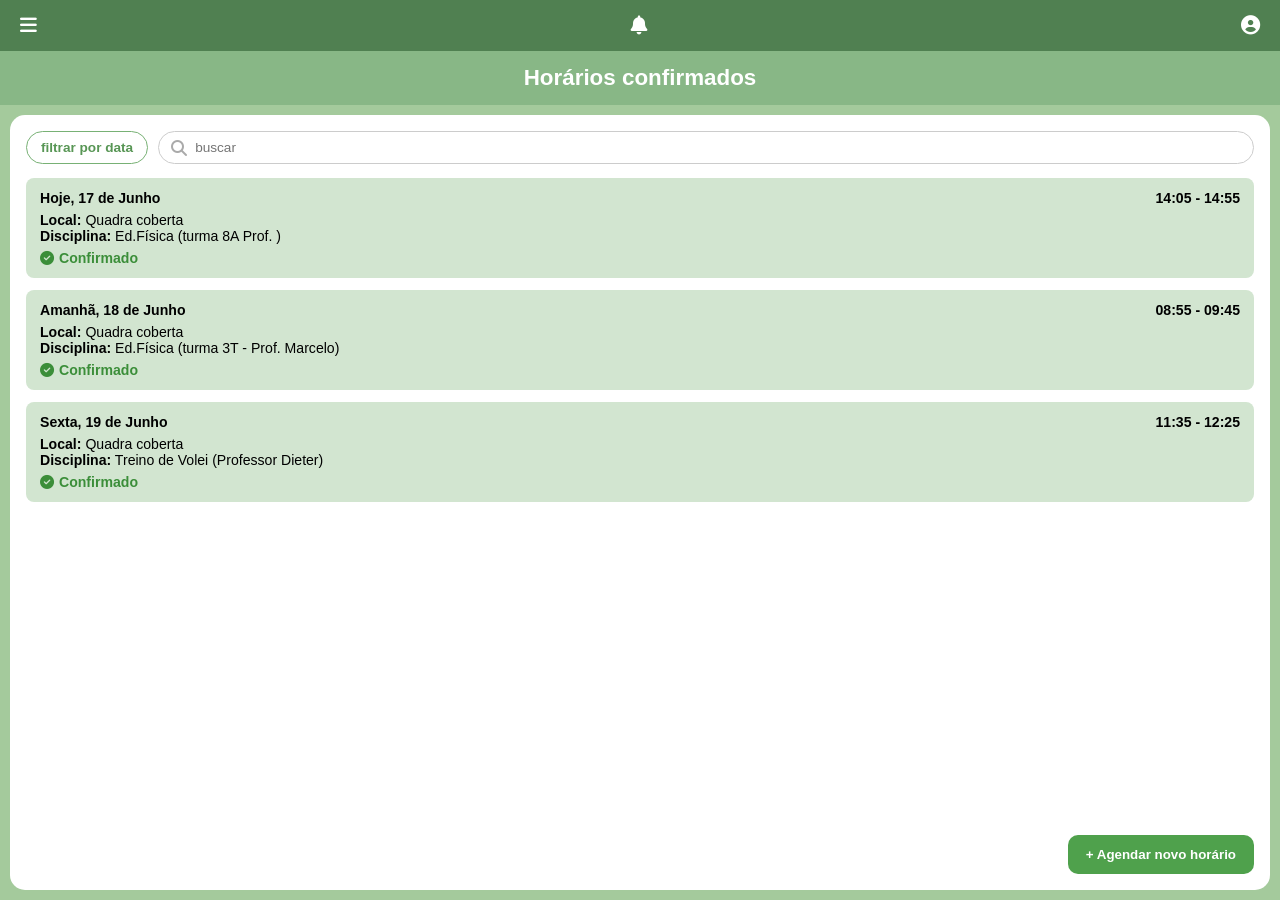
<file: confirmados/index.html>
<!DOCTYPE html>
<html lang="pt-br">
<head>
  <meta charset="UTF-8">
  <meta name="viewport" content="width=device-width, initial-scale=1.0, maximum-scale=1.0, user-scalable=no">
  <title>Horários Confirmados</title>
  <link rel="stylesheet" href="https://cdnjs.cloudflare.com/ajax/libs/font-awesome/6.4.0/css/all.min.css">
  <link rel="stylesheet" href="style.css">
</head>
<body>

  <div class="aplicativo">
    <div class="barra-topo">
      <i class="fa-solid fa-bars"></i>
      <i class="fa-solid fa-bell"></i>
      <i class="fa-solid fa-circle-user"></i>
    </div>

    <div class="titulo">
      Horários confirmados
    </div>

    <div class="conteudo">
      <div class="filtros">
        <button class="botao-filtro">filtrar por data</button>
        <div class="caixa-busca">
          <i class="fa-solid fa-magnifying-glass" style="color:#aaa;"></i>
          <input type="text" placeholder="buscar">
        </div>
      </div>

      <div class="lista-cartoes" id="listaHorarios">
        <div class="cartao">
          <div class="linha-cartao">
            <span>Hoje, 17 de Junho</span>
            <span>14:05 - 14:55</span>
          </div>
          <p><span>Local:</span> Quadra coberta</p>
          <p><span>Disciplina:</span> Ed.Física (turma 8A Prof. )</p>
          <div class="status"><i class="fa-solid fa-circle-check"></i> Confirmado</div>
        </div>

        <div class="cartao">
          <div class="linha-cartao">
            <span>Amanhã, 18 de Junho</span>
            <span>08:55 - 09:45</span>
          </div>
          <p><span>Local:</span> Quadra coberta</p>
          <p><span>Disciplina:</span> Ed.Física (turma 3T - Prof. Marcelo)</p>
          <div class="status"><i class="fa-solid fa-circle-check"></i> Confirmado</div>
        </div>

        <div class="cartao">
          <div class="linha-cartao">
            <span>Sexta, 19 de Junho</span>
            <span>11:35 - 12:25</span>
          </div>
          <p><span>Local:</span> Quadra coberta</p>
          <p><span>Disciplina:</span> Treino de Volei (Professor Dieter)</p>
          <div class="status"><i class="fa-solid fa-circle-check"></i> Confirmado</div>
        </div>
      </div>

      <div class="area-botoes">
        <button class="botao-agendar" onclick="mostrarJanela(true)">+ Agendar novo horário</button>
      </div>
    </div>

    <div class="fundo-escuro" id="janelaAgendamento">
      <div class="caixa-janela">
        <h3>Novo Agendamento</h3>
        <form onsubmit="adicionarHorario(event)">
          <div class="campo">
            <label>Data:</label>
            <input type="text" id="campoData" placeholder="Ex: Sábado, 20 de Junho" required>
          </div>
          <div class="campo">
            <label>Horário:</label>
            <input type="text" id="campoHorario" placeholder="Ex: 14:00 - 15:00" required>
          </div>
          <div class="campo">
            <label>Local:</label>
            <input type="text" id="campoLocal" placeholder="Ex: Quadra coberta" required>
          </div>
          <div class="campo">
            <label>Disciplina / Treino:</label>
            <input type="text" id="campoDisciplina" placeholder="Ex: Futsal" required>
          </div>
          <div class="botoes-janela">
            <button type="button" class="botao-cancelar" onclick="mostrarJanela(false)">Cancelar</button>
            <button type="submit" class="botao-salvar">Salvar</button>
          </div>
        </form>
      </div>
    </div>
  </div>

</body>
</html>
</file>
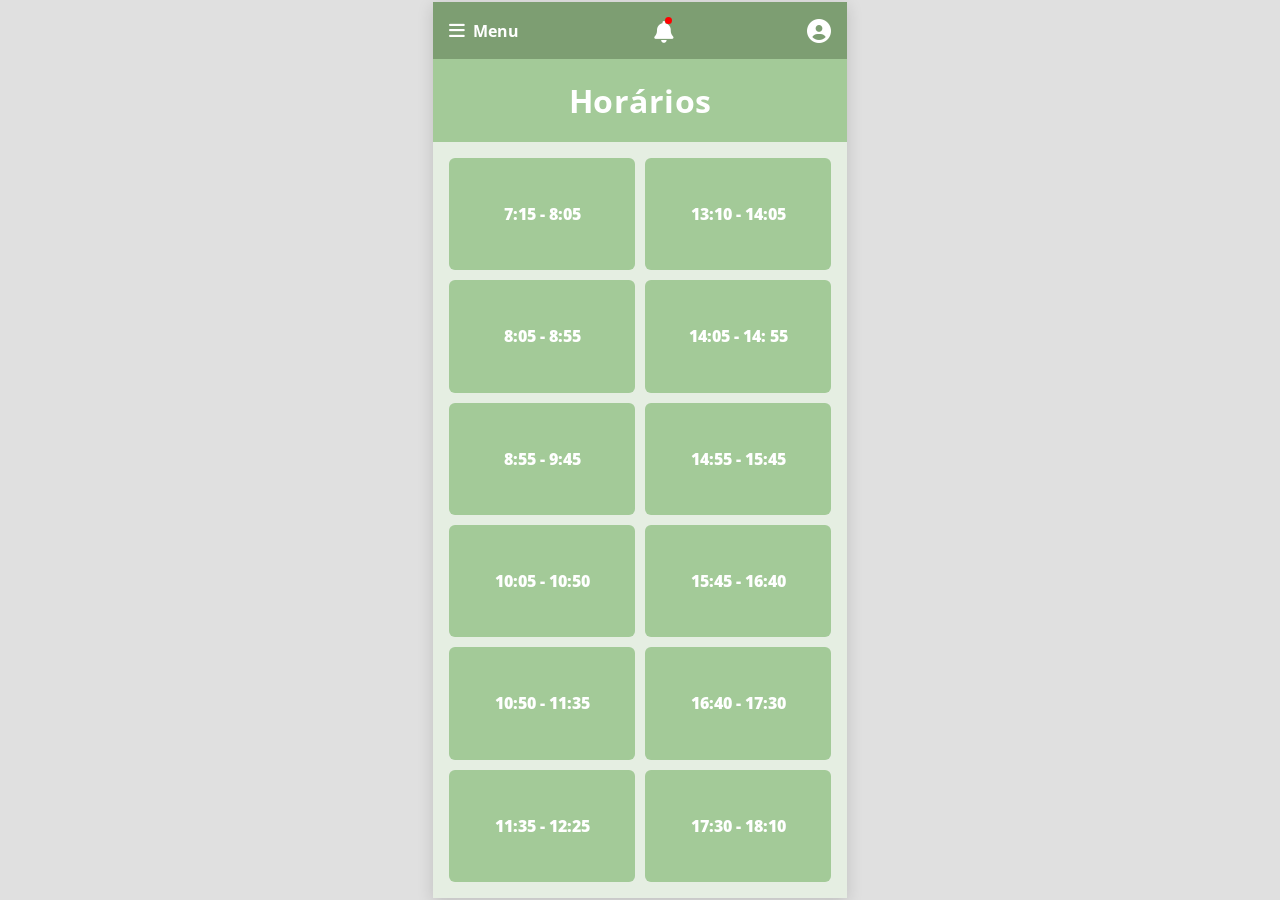
<file: horários/index.html>
<!DOCTYPE html>
<html lang="pt-BR">
<head>
  <meta charset="UTF-8">
  <meta name="viewport" content="width=device-width, initial-scale=1.0">
  <title>Horários</title>
  <link rel="stylesheet" href="https://cdnjs.cloudflare.com/ajax/libs/font-awesome/6.4.0/css/all.min.css">
  <link rel="stylesheet" href="style.css">
</head>
<body>

  <div class="container">
    <header class="navbar">
      <div class="menu-btn">
        <i class="fa-solid fa-bars"></i>
        <span>Menu</span>
      </div>
      <div class="notification-icon">
        <i class="fa-solid fa-bell"></i>
        <span class="dot"></span>
      </div>
      <div class="user-icon">
        <i class="fa-solid fa-circle-user"></i>
      </div>
    </header>

    <div class="header-title">
      <h1>Horários</h1>
    </div>

    <main class="content">
      <div class="grid-horarios">
        <button class="time-btn">7:15 - 8:05</button>
        <button class="time-btn">13:10 - 14:05</button>

        <button class="time-btn">8:05 - 8:55</button>
        <button class="time-btn">14:05 - 14: 55</button>

        <button class="time-btn">8:55 - 9:45</button>
        <button class="time-btn">14:55 - 15:45</button>

        <button class="time-btn">10:05 - 10:50</button>
        <button class="time-btn">15:45 - 16:40</button>

        <button class="time-btn">10:50 - 11:35</button>
        <button class="time-btn">16:40 - 17:30</button>

        <button class="time-btn">11:35 - 12:25</button>
        <button class="time-btn">17:30 - 18:10</button>
      </div>
    </main>
  </div>

</body>
</html>
</file>
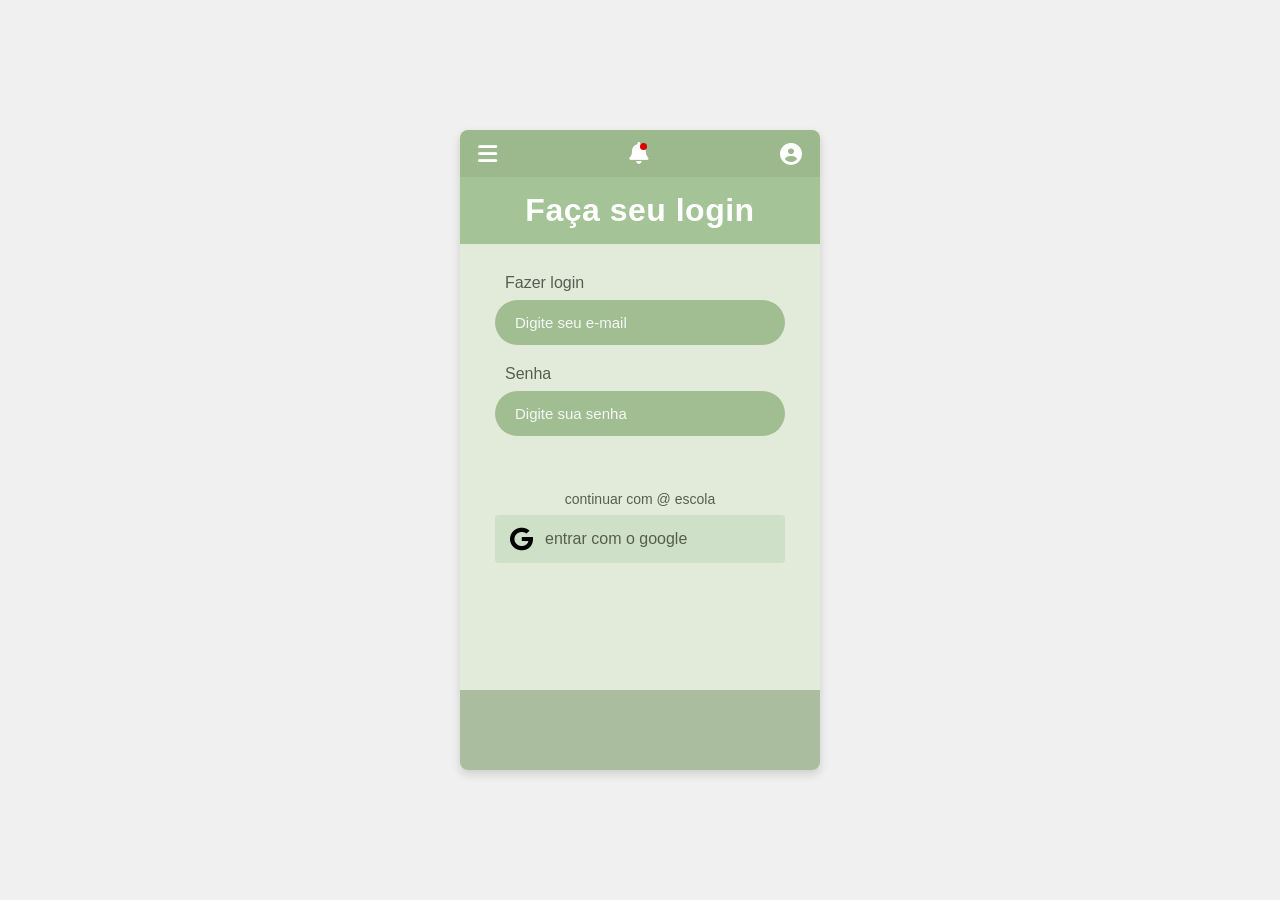
<file: login/index.html>
<!DOCTYPE html>
<html lang="pt-BR">
<head>
  <meta charset="UTF-8">
  <meta name="viewport" content="width=device-width, initial-scale=1.0">
  <title>login</title>
  <!-- Ícones Font Awesome -->
  <link rel="stylesheet" href="https://cdnjs.cloudflare.com/ajax/libs/font-awesome/6.4.0/css/all.min.css">
  <link rel="stylesheet" href="style.css">
</head>
<body>

  <div class="mobile-container">
    <!-- Cabeçalho com Ícones -->
    <header class="top-bar">
      <i class="fa-solid fa-bars icon"></i>
      <div class="bell-wrapper">
        <i class="fa-solid fa-bell icon"></i>
        <span class="notification-dot"></span>
      </div>
      <i class="fa-solid fa-circle-user icon"></i>
    </header>

    <!-- Banner Principal -->
    <div class="banner">
      <h1>Faça seu login</h1>
    </div>

    <!-- Formulário de Login -->
    <main class="content">
      <form class="login-form">
        <div class="input-group">
          <label for="email">Fazer login</label>
          <input type="email" id="email" placeholder="Digite seu e-mail">
        </div>

        <div class="input-group">
          <label for="senha">Senha</label>
          <input type="password" id="senha" placeholder="Digite sua senha">
        </div>

        <!-- Opção do Google -->
        <div class="social-login">
          <p>continuar com @ escola</p>
          <button type="button" class="btn-google">
            <i class="fa-brands fa-google"></i>
            <span>entrar com o google</span>
          </button>
        </div>
      </form>
    </main>

    <!-- Rodapé -->
    <footer class="bottom-bar"></footer>
  </div>

</body>
</html>
</file>
<file: confirmados/style.css>
/* Reset total para ocupação da tela */
    * {
      box-sizing: border-box;
      margin: 0;
      padding: 0;
      font-family: Arial, sans-serif;
    }

    html, body {
      width: 100%;
      height: 100vh;
      overflow: hidden;
      background-color: #a4ca9c;
    }

    /* Container ocupando 100% da janela */
    .aplicativo {
      width: 100vw;
      height: 100vh;
      display: flex;
      flex-direction: column;
      background: #a4ca9c;
    }

    /* Barra Superior */
    .barra-topo {
      background: #508051;
      color: #fff;
      display: flex;
      justify-content: space-between;
      align-items: center;
      padding: 16px 20px;
      font-size: 1.2rem;
      flex-shrink: 0;
    }

    /* Faixa de Título */
    .titulo {
      background: #88b786;
      color: #fff;
      text-align: center;
      padding: 14px 10px;
      font-size: 1.4rem;
      font-weight: bold;
      flex-shrink: 0;
    }

    /* Conteúdo Principal */
    .conteudo {
      background: #fff;
      margin: 10px;
      border-radius: 15px;
      padding: 16px;
      display: flex;
      flex-direction: column;
      flex: 1;
      overflow: hidden;
    }

    /* Área de Filtros e Busca */
    .filtros {
      display: flex;
      gap: 10px;
      margin-bottom: 14px;
      flex-shrink: 0;
    }

    .botao-filtro {
      border: 1px solid #78b175;
      background: transparent;
      color: #589655;
      padding: 8px 14px;
      border-radius: 20px;
      font-weight: bold;
      font-size: 0.85rem;
      cursor: pointer;
    }

    .caixa-busca {
      border: 1px solid #ccc;
      border-radius: 20px;
      padding: 6px 12px;
      display: flex;
      align-items: center;
      gap: 8px;
      flex: 1;
    }

    .caixa-busca input {
      border: none;
      outline: none;
      width: 100%;
      font-size: 0.85rem;
    }

    /* Lista de Cartões */
    .lista-cartoes {
      display: flex;
      flex-direction: column;
      gap: 12px;
      flex: 1;
      overflow-y: auto;
    }

    .cartao {
      background: #d2e5d0;
      border-radius: 8px;
      padding: 12px 14px;
      font-size: 0.88rem;
    }

    .linha-cartao {
      display: flex;
      justify-content: space-between;
      font-weight: bold;
      margin-bottom: 6px;
    }

    /* Estilização dos rótulos via CSS */
    .cartao p span {
      font-weight: bold;
    }

    .status {
      color: #3b8e39;
      font-weight: bold;
      margin-top: 6px;
      display: flex;
      align-items: center;
      gap: 5px;
    }

    /* Botão de Agendamento */
    .area-botoes {
      display: flex;
      justify-content: flex-end;
      padding-top: 12px;
      flex-shrink: 0;
    }

    .botao-agendar {
      background: #4fa14c;
      color: #fff;
      border: none;
      padding: 12px 18px;
      border-radius: 10px;
      font-weight: bold;
      cursor: pointer;
    }

    /* Modal / Pop-up */
    .fundo-escuro {
      position: fixed;
      top: 0;
      left: 0;
      width: 100vw;
      height: 100vh;
      background: rgba(0, 0, 0, 0.5);
      display: none;
      justify-content: center;
      align-items: center;
      z-index: 99;
    }

    .caixa-janela {
      background: #fff;
      width: 90%;
      max-width: 360px;
      border-radius: 12px;
      padding: 20px;
    }

    .caixa-janela h3 {
      text-align: center;
      margin-bottom: 15px;
    }

    .campo label {
      display: block;
      font-weight: bold;
      font-size: 0.8rem;
      margin-top: 10px;
      margin-bottom: 4px;
    }

    .campo input {
      width: 100%;
      padding: 8px;
      border: 1px solid #ccc;
      border-radius: 6px;
      font-size: 0.9rem;
    }

    .botoes-janela {
      display: flex;
      justify-content: flex-end;
      gap: 10px;
      margin-top: 16px;
    }

    .botao-cancelar {
      background: #eee;
      border: none;
      padding: 8px 14px;
      border-radius: 6px;
      cursor: pointer;
    }

    .botao-salvar {
      background: #4fa14c;
      color: #fff;
      border: none;
      padding: 8px 16px;
      border-radius: 6px;
      font-weight: bold;
      cursor: pointer;
    }
</file>
<file: horários/style.css>
@import url('https://fonts.googleapis.com/css2?family=Open+Sans:wght@600;700;800&display=swap');

* {
  margin: 0;
  padding: 0;
  box-sizing: border-box;
  font-family: 'Open Sans', sans-serif;
}

body {
  background-color: #e0e0e0;
  display: flex;
  justify-content: center;
  align-items: center;
  min-height: 100vh;
}

.container {
  width: 100vw;
  height: 100vh;
  max-width: 414px;
  max-height: 896px;
  background-color: #e5eee2; 
  border-radius: 0;
  box-shadow: 0 4px 15px rgba(0, 0, 0, 0.15);
  overflow: hidden;
  display: flex;
  flex-direction: column;
}

.navbar {
  background-color: #7d9e72;
  color: white;
  display: flex;
  justify-content: space-between;
  align-items: center;
  padding: 12px 16px;
}

.menu-btn {
  display: flex;
  align-items: center;
  gap: 8px;
  font-size: 18px;
  cursor: pointer;
}

.menu-btn span {
  font-size: 16px;
  font-weight: 700;
}

.notification-icon {
  position: relative;
  font-size: 22px;
  cursor: pointer;
}

.notification-icon .dot {
  position: absolute;
  top: 1px;
  right: 1px;
  width: 7px;
  height: 7px;
  background-color: red;
  border-radius: 50%;
}

.user-icon {
  font-size: 24px;
  cursor: pointer;
}

.header-title {
  background-color: #a3ca98; 
  color: white;
  text-align: center;
  padding: 20px 0;
}

.header-title h1 {
  font-size: 32px;
  font-weight: 700;
  letter-spacing: 0.5px;
}

.content {
  padding: 16px;
  flex: 1;
  display: flex;
  flex-direction: column;
}

.grid-horarios {
  display: grid;
  grid-template-columns: 1fr 1fr;
  gap: 10px;
  height: 100%;
}

.time-btn {
  background-color: #a3ca98; 
  color: white;
  border: none;
  font-size: 16px;
  font-weight: 800;
  border-radius: 6px;
  cursor: pointer;
  display: flex;
  align-items: center;
  justify-content: center;
}

.time-btn:hover {
  background-color: #92b987;
}
</file>
<file: login/style.css>
* {
  margin: 0;
  padding: 0;
  box-sizing: border-box;
  font-family: Arial, Helvetica, sans-serif;
}

body {
  background-color: #f0f0f0;
  display: flex;
  justify-content: center;
  align-items: center;
  min-height: 100vh;
}

/* Container que simula a tela do celular */
.mobile-container {
  width: 360px;
  height: 640px;
  background-color: #e2ebd9;
  display: flex;
  flex-direction: column;
  border-radius: 8px;
  overflow: hidden;
  box-shadow: 0 4px 10px rgba(0, 0, 0, 0.15);
}

/* Barra Superior */
.top-bar {
  background-color: #9cb88d;
  display: flex;
  justify-content: space-between;
  align-items: center;
  padding: 12px 18px;
}

.top-bar .icon {
  color: #ffffff;
  font-size: 22px;
  cursor: pointer;
}

.bell-wrapper {
  position: relative;
  display: inline-block;
}

.notification-dot {
  position: absolute;
  top: 1px;
  right: 1px;
  width: 7px;
  height: 7px;
  background-color: #d90000;
  border-radius: 50%;
}

/* Banner de Título */
.banner {
  background-color: #a4c396;
  text-align: center;
  padding: 15px 0;
}

.banner h1 {
  color: #ffffff;
  font-size: 32px;
  font-weight: bold;
  letter-spacing: 0.5px;
}

/* Conteúdo do Formulário */
.content {
  flex: 1;
  padding: 30px 35px;
  display: flex;
  flex-direction: column;
}

.login-form {
  display: flex;
  flex-direction: column;
  gap: 20px;
}

.input-group {
  display: flex;
  flex-direction: column;
  gap: 8px;
}

.input-group label {
  color: #555e50;
  font-size: 16px;
  padding-left: 10px;
}

.input-group input {
  width: 100%;
  padding: 14px 20px;
  border: none;
  border-radius: 25px;
  background-color: #a0be92;
  color: #ffffff;
  font-size: 15px;
  outline: none;
}

.input-group input::placeholder {
  color: #ffffff;
  opacity: 0.9;
}

/* Login Social Google */
.social-login {
  margin-top: 35px;
  text-align: center;
}

.social-login p {
  color: #555e50;
  font-size: 14px;
  margin-bottom: 8px;
}

.btn-google {
  width: 100%;
  background-color: #cee0c7;
  border: none;
  padding: 12px 15px;
  display: flex;
  align-items: center;
  justify-content: flex-start;
  gap: 12px;
  border-radius: 4px;
  cursor: pointer;
}

.btn-google i {
  font-size: 24px;
  color: #000000;
}

.btn-google span {
  color: #555e50;
  font-size: 16px;
}

/* Barra Inferior */
.bottom-bar {
  height: 80px;
  background-color: #abbd9f;
}
</file>
